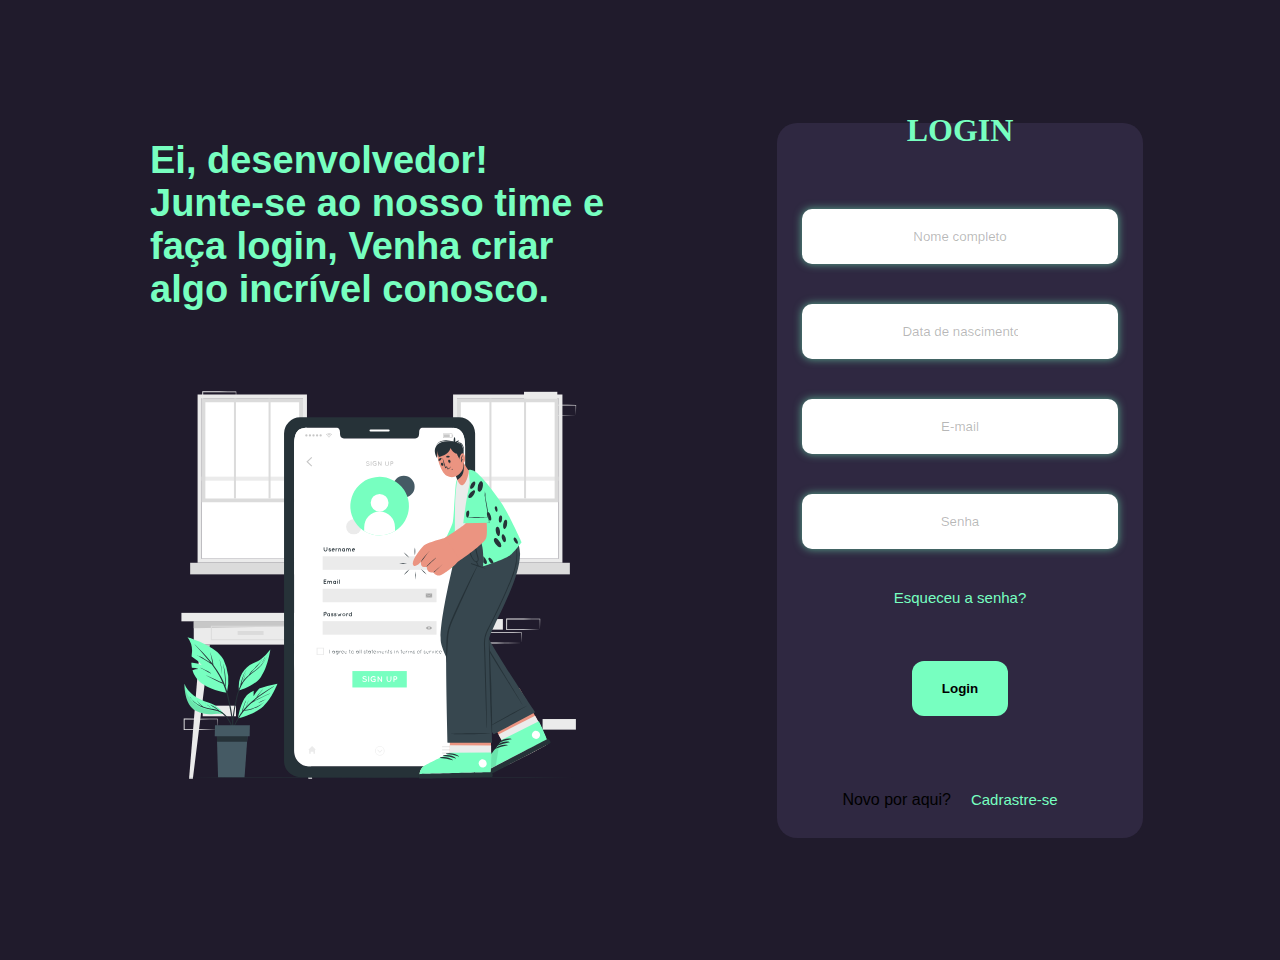
<file: index.html>
<!DOCTYPE html>
<html lang="pt-br">
<head>
    <meta charset="UTF-8">
    <meta name="viewport" content="width=device-width, initial-scale=1.0">
    <link rel="stylesheet" href="stylle.css">
    <title>Login-Devclub</title>
</head>
<body>
    <header>
        <div class="main-login">
            <div class="left-login">
            <h1>Ei, desenvolvedor! Junte-se ao nosso time e faça login, Venha criar algo incrível conosco.</h1>
            <img class="img-login" src="source/image/sign-up-animate.svg" alt="">
            </div>
            <div class="rigth-login">
            <div class="card">
                <h1>LOGIN</h1>
                <div class="text">
                    <input type="text" placeholder="Nome completo">
                    <input type="text" placeholder="Data de nascimento">
                    <input type="text" placeholder="E-mail">
                    <input type="password" placeholder="Senha">
                    <a href="#">Esqueceu a senha?</a>
                     <a href="http://127.0.0.1:5501/index01.html"><button class="btn-login">Login</button></a>
                    <div class="link-login">
                        <p>Novo por aqui?<a href="">Cadrastre-se</a></p>
                    </div>
                </div>
            </div>
        </div>
        </div>
     </header>
</body>
</html>
</file>
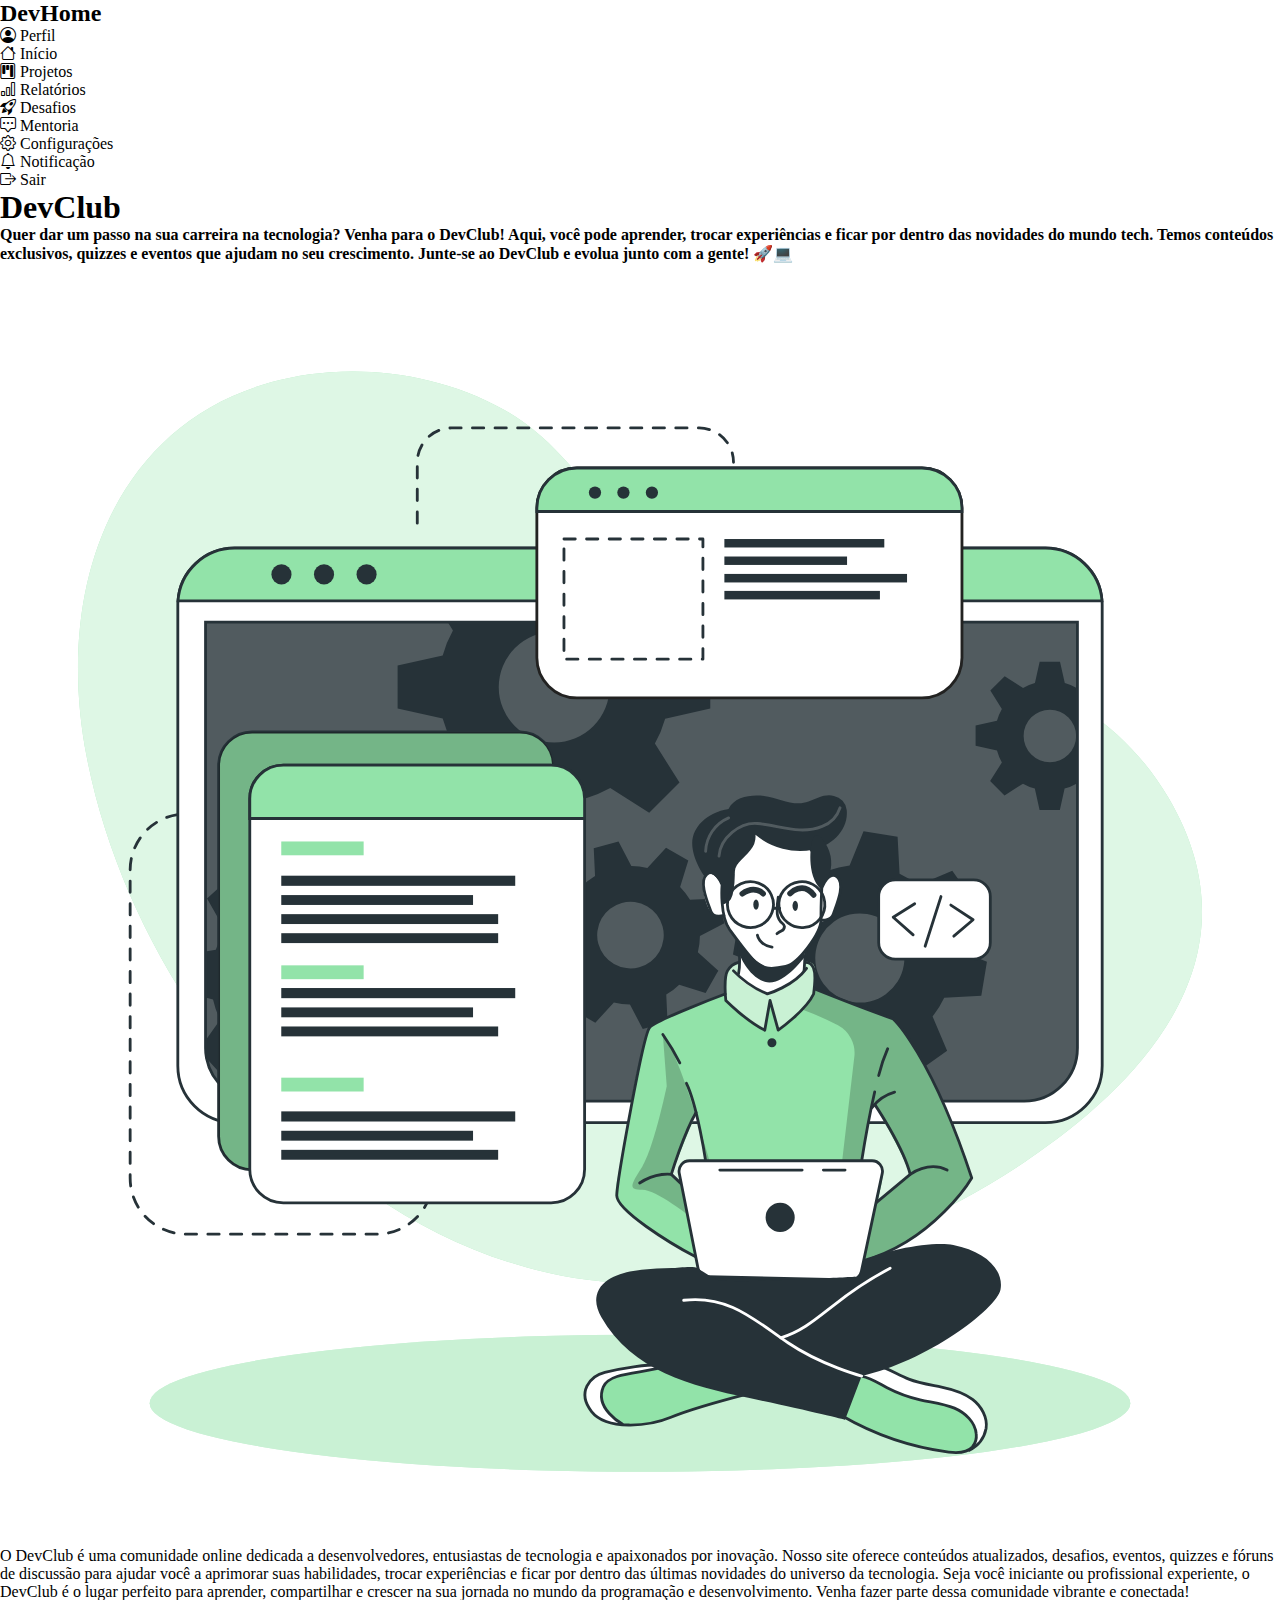
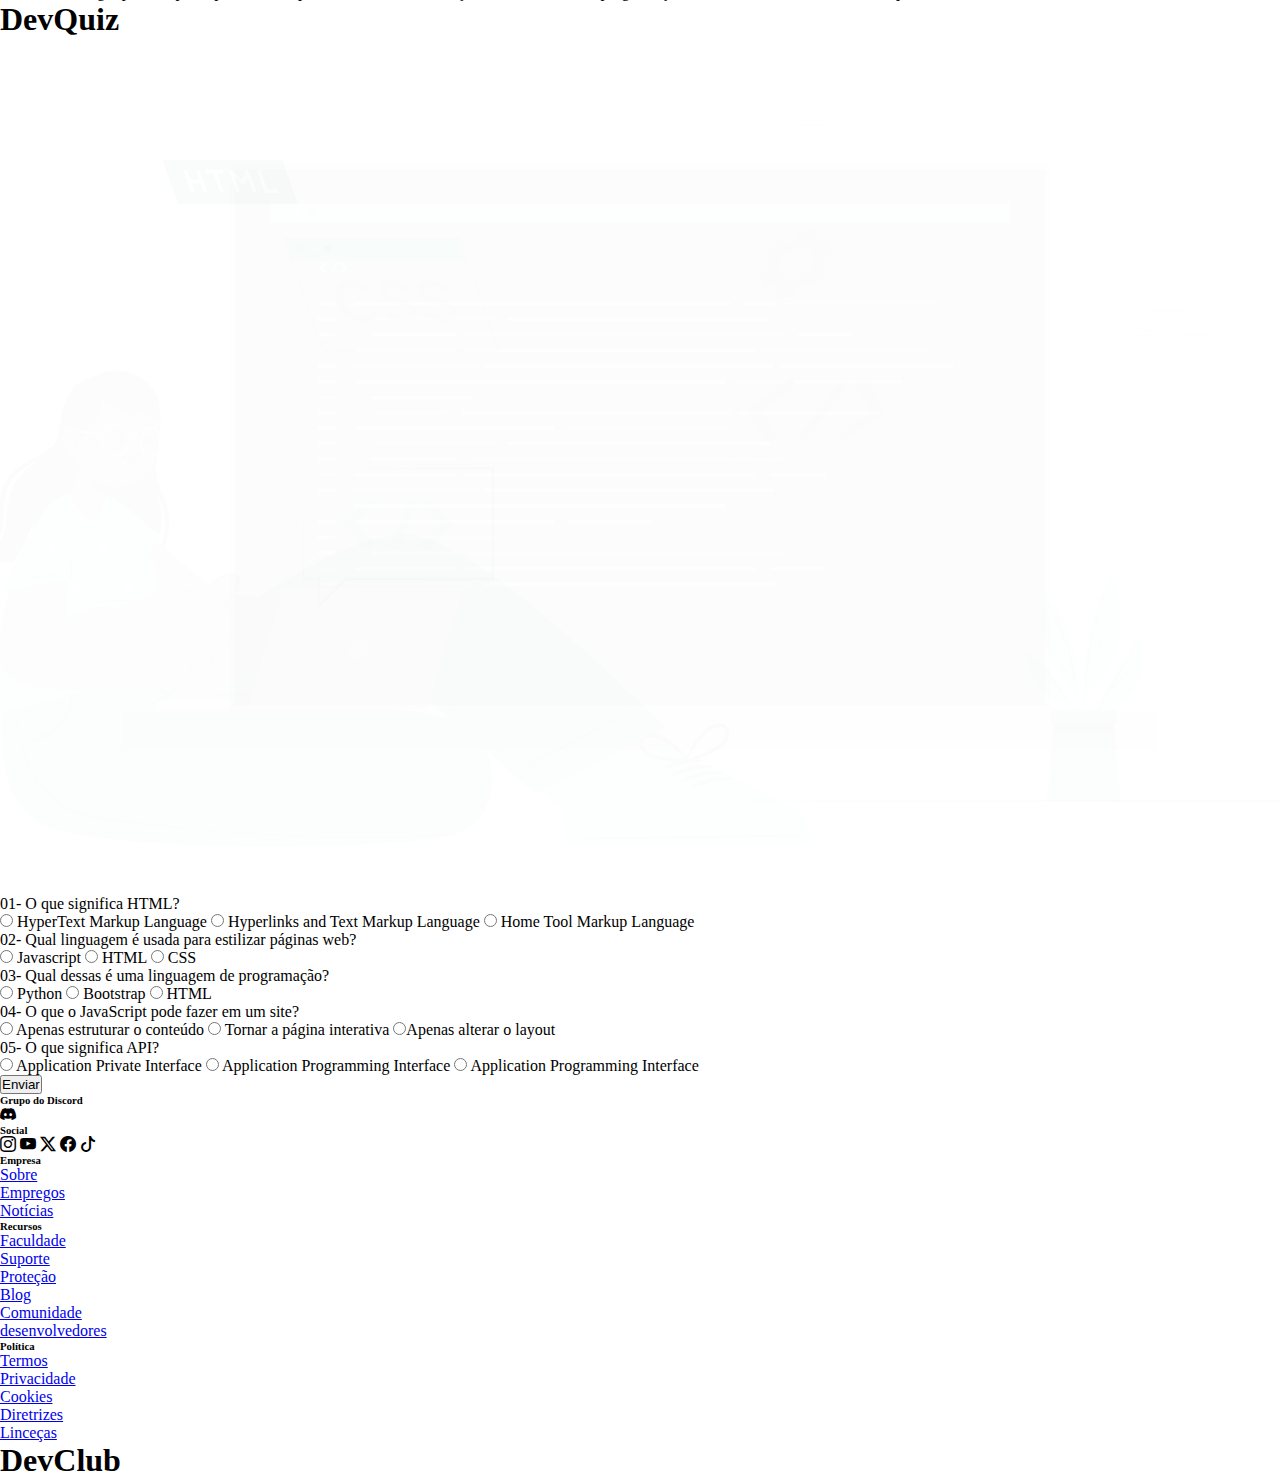
<file: index01.html>
<!DOCTYPE html>
<html lang="pt-br">
<head>
    <meta charset="UTF-8">
    <meta name="viewport" content="width=device-width, initial-scale=1.0">
    <link rel="stylesheet" href="stylle01.css">
    <link rel="stylesheet" href="https://cdn.jsdelivr.net/npm/bootstrap-icons@1.13.1/font/bootstrap-icons.min.css">
    <link rel="website icon" type="icon" href="source/image/program-img.DEV.jpeg">
    <title>Devclub</title>
</head>
<body>
    <header>
        <div class="dash-dev">
            <div class="LadoA">
            <h2><span>Dev</span>Home</h2>
             <ul>
                    <li><i class="bi bi-person-circle"></i> Perfil</li>
                    <li><i class="bi bi-house"></i> Início</li>
                    <li><i class="bi bi-kanban"></i> Projetos</li>
                    <li><i class="bi bi-bar-chart"></i> Relatórios</li>
                    <li><i class="bi bi-rocket-takeoff"></i> Desafios</li>
                    <li><i class="bi bi-chat-square-dots"></i> Mentoria</li>
                    <li><i class="bi bi-gear"></i> Configurações</li>
                    <li><i class="bi bi-bell"></i> Notificação</li>
                    <li><i class="bi bi-box-arrow-right"></i> Sair</li>
            </ul>
        </div>
                <div class="LadoB">
                    <h1><span>Dev</span>Club</h1>
                    <h4>Quer dar um passo na sua carreira na tecnologia? Venha para o DevClub! Aqui, você pode aprender, trocar experiências e ficar por dentro das novidades do mundo tech. Temos conteúdos exclusivos, quizzes e eventos que ajudam no seu crescimento. Junte-se ao DevClub e evolua junto com a gente! 🚀💻</h4>
                    <img src="source/image/developer-activity-animate.svg">
                    <p>O DevClub é uma comunidade online dedicada a desenvolvedores, entusiastas de tecnologia e apaixonados por inovação. Nosso site oferece conteúdos atualizados, desafios, eventos, quizzes e fóruns de discussão para ajudar você a aprimorar suas habilidades, trocar experiências e ficar por dentro das últimas novidades do universo da tecnologia. Seja você iniciante ou profissional experiente, o DevClub é o lugar perfeito para aprender, compartilhar e crescer na sua jornada no mundo da programação e desenvolvimento. Venha fazer parte dessa comunidade vibrante e conectada!</p>
            </div>
        </div>
        </header>
    <main>
        <section>
            <div class="quiz">
                <h1><span>Dev</span>Quiz</h1>
                <img src="source/image/code-typing-animate.svg">
                <div class="form">
                <form>
                    <div class="quiz-form">
                    <p>01- O que significa HTML?</p>
                    <div class="quest">
                    <label><input type="radio" name="q1" value="certo"> HyperText Markup Language</label>
                    <label><input type="radio" name="q1" value="errado"> Hyperlinks and Text Markup Language</label>
                    <label><input type="radio" name="q1" value="errado"> Home Tool Markup Language</label>
                    </div>
                    </div>

                    <div class="quiz-form">
                       <p>02- Qual linguagem é usada para estilizar páginas web?</p>
                       <div class="quest">
                       <label><input type="radio" name="q2" value="errado"> Javascript</label>
                       <label><input type="radio" name="q2" value="errado"> HTML</label>
                       <label><input type="radio" name="q2" value="certo"> CSS</label>
                    </div>
                    </div>

                    <div class="quiz-form">
                        <p>03-  Qual dessas é uma linguagem de programação?</p>
                        <div class="quest">
                        <label><input type="radio" name="q3" value="certo"> Python</label>
                        <label><input type="radio" name="q3" value="errado"> Bootstrap</label>
                        <label><input type="radio" name="q3" value="errado"> HTML</label>
                        </div>
                    </div>

                    <div class="quiz-form">
                        <p>04-  O que o JavaScript pode fazer em um site?</p>
                        <div class="quest">
                        <label><input type="radio" name="q4" value="errado"> Apenas estruturar o conteúdo</label>
                        <label><input type="radio" name="q4" value="certo"> Tornar a página interativa</label>
                        <label><input type="radio" name="q4" value="errado" >Apenas alterar o layout</label>
                        </div>
                    </div>

                    <div class="quiz-form">
                        <p>05- O que significa API?</p>
                        <div class="quest">
                        <label><input type="radio" name="q5" value="errado"> Application Private Interface</label>
                        <label><input type="radio" name="q5" value="errado"> Application Programming Interface</label>
                        <label><input type="radio" name="q5" value="certo"> Application Programming Interface</label>
                        </div>
                    </div>
                    <div class="button">
                    <input type="submit" value="Enviar">
                    </div>
                </form>
            </div>
            </div>
        </section>
        <section>
        <div class="icones">
            <div class="discord">
            <h6>Grupo do Discord </h6>
               <i class="bi bi-discord"></i>
            </div>

             <div class="social">
               <h6>Social</h6>
            <ul>
               <i class="bi bi-instagram"></i>
               <i class="bi bi-youtube"></i>
               <i class="bi bi-twitter-x"></i>
               <i class="bi bi-facebook"></i>
               <i class="bi bi-tiktok"></i>
            </ul>
            </div>

            <div class="rodape">
            <div class="empresa">
            <h6>Empresa</h6>
            <a href="#"><p>Sobre</p></a>
            <a href="#"><p>Empregos</p></a>
            <a href="#"><p>Notícias</p></a>
            </div>

            <div class="recursos">
            <h6>Recursos</h6>
            <a href="#"><p>Faculdade</p></a>
            <a href="#"><p>Suporte</p></a>
            <a href="#"><p>Proteção</p></a>
            <a href="#"><p>Blog</p></a>
            <a href="#"><p>Comunidade</p></a>
            <a href="#"><p>desenvolvedores</p></a>
            </div>

            <div class="politica">
            <h6>Política</h6>
            <a href="#"><p>Termos</p></a>
            <a href="#"><p>Privacidade</p></a>
            <a href="#"><p>Cookies</p></a>
            <a href="#"><p>Diretrizes</p></a>
            <a href="#"><p>Linceças</p></a>
            </div>
        </div>
            </section>
        </main>
        </footer>
        <div class="logo-dev">
            <h1><span>Dev</span>Club</h1>
        </div>
    </footer>
</body>
</html>
</file>
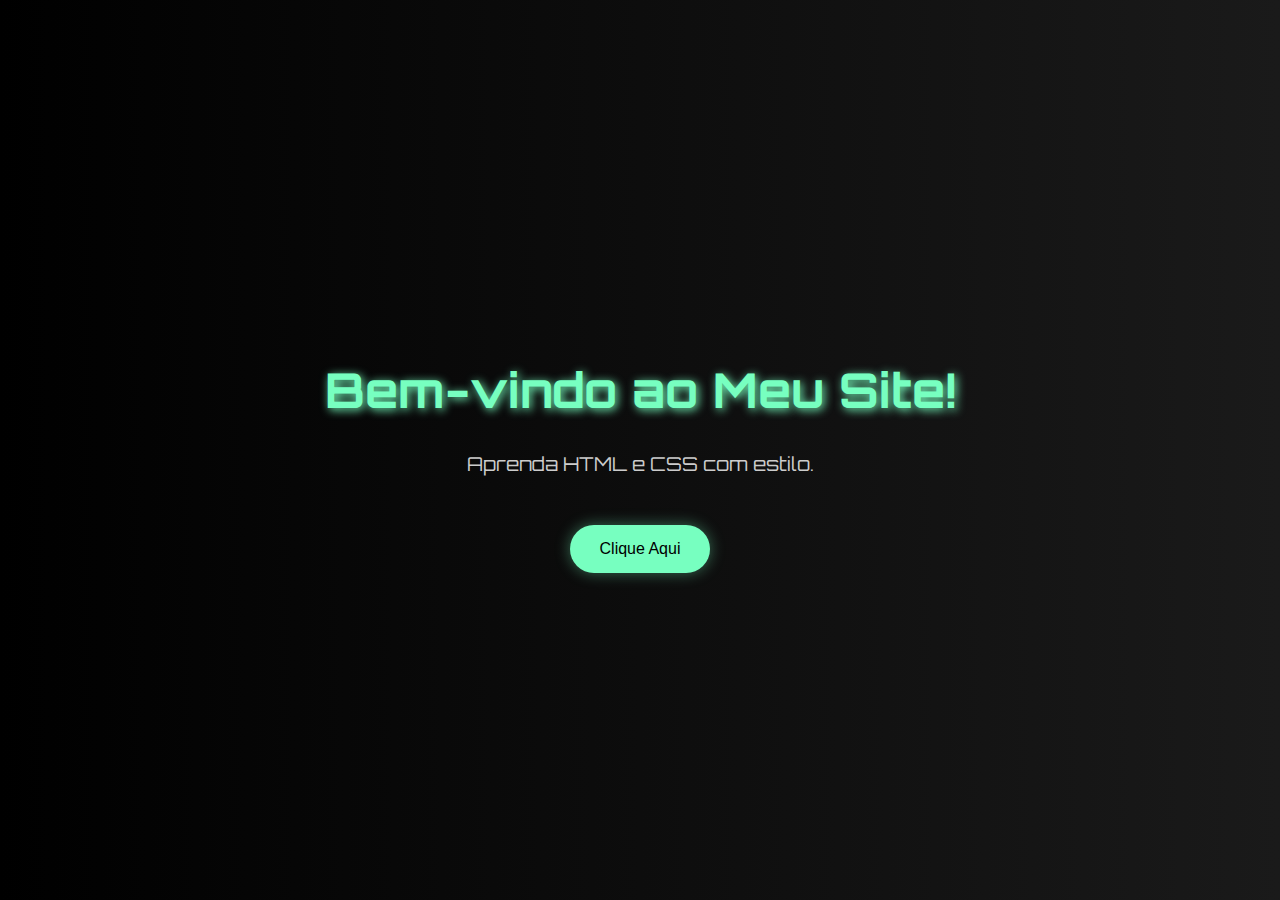
<file: teste.html>
<!DOCTYPE html>
<html lang="pt-br">
<head>
  <meta charset="UTF-8">
  <meta name="viewport" content="width=device-width, initial-scale=1.0">
  <title>Meu Site Decorado</title>
  <link rel="stylesheet" href="teste.css">
</head>
<body>
  <header>
    <h1>Bem-vindo ao Meu Site!</h1>
    <p>Aprenda HTML e CSS com estilo.</p>
  </header>

  <main>
    <button class="botao">Clique Aqui</button>
  </main>
</body>
</html>
</file>
<file: stylle.css>
*{
   margin: 0;
   padding: 20px 20px;
   box-sizing: content-box;
}

body{
    margin: 0;
    background-color: #201b2c ;
}
.main-login{
    width: 100%;
    height: 100%;
    display: flex;
    justify-content: center;
    align-items: center;
}
.left-login{
    width: 500px;
    height: 500px;
    display: flex;
    justify-content: center;
    align-items: center;
    flex-direction: column;
    padding: 50px;
}
.left-login > h1{
    color: #77ffc0;
    font-size: 38px;
    font-family: Arial, Helvetica, sans-serif;
}
.rigth-login{
    width: 600px;
    height: 700px;
    display: flex;
    justify-content: center;
    align-items: center;
    padding: 50px;
}
.card{
    width: 60%;
    height: 95%;
    display: flex;
    justify-content: center;
    align-items: center;
    flex-direction: column;
    padding: 25px 45px;
    background-color: #2f2841;
    border-radius: 20px;
}
.rigth-login h1{
    color: #77ffc0;
    font-weight: 800;
}

.text ::placeholder{
    text-align: center;
    color: rgba(0, 0, 0, 0.281);;
}


.text{
    display: flex;
    flex-direction: column;
    align-items: center;
    justify-content: center;
}

.text > input{
    width: 100%;
    border: none;
    border-radius: 10px;
    padding: 10px;
    outline: none;
    box-sizing: border-box;
    box-shadow: 0 0 8px #77ffc09f;
}
.text input{
    text-align: center;
    display: flex;
    justify-content: center;
    padding: 20px 100px;
    margin: 20px;
}
.btn-login{
    margin: 15px;
    display: flex;
    padding: 20px 30px;
    background-color: #77ffc0;
    border-radius: 12px;
    border: none;
    font-weight: 700;
    cursor: pointer;
}

.btn-login:hover{
     box-shadow: 0 0 8px #77ffc0c2;
     transform: scale(1.05);
}
.left-login .img-login{
    width: 470px;
    height: 470px ;
}
a{
    color: #77ffc0;
    text-decoration: none;
    font-size: 15px;
    padding-top: 20px;
    font-family: Arial, Helvetica, sans-serif;
    justify-content: flex-start;
}
p{
    color: black;
}
.link-login{
    display: flex;
    justify-content: center;
    text-align: center;
    white-space: nowrap;
    font-family: Arial, Helvetica, sans-serif
}

@media screen and (max-width:1000px){
 .main-login{
    align-items: center;
    justify-content: center;
    flex-direction: column;
    width: 52vh;
    height: 1500px;
 }
 .left-login{
    width:500px ;
    height:550px;
    padding: 50px ;
 }
 .left-login h1{
    padding: 20px;
    margin: 10px;
 }
 .left-login img{
   width: 450px;
   height: 450px;
   padding: 50px;
 }
 .rigth-login{
   width: 550px;
   height: 700px; 
   padding: 100px;
 }
 .rigth-login h1{
    font-size: 42px;
    padding: 20px;
 }
 .text a{
    font-size: 18px;
 }

 .btn-login{
    padding: 20px 50px;
    font-size: 15px;
 }
 .link-login p{
    font-size: 18px;
 }
 .text a{
    font-size: 18px;
 }

}
</file>
<file: stylle01.css>
*{
    margin: 0;
    padding: 0;
    box-sizing: border-box;
}
</file>
<file: teste.css>
/* Fonte personalizada do Google Fonts */
@import url('https://fonts.googleapis.com/css2?family=Orbitron&display=swap');

/* Estilo geral */
body {
  margin: 0;
  font-family: 'Orbitron', sans-serif;
  background: linear-gradient(to right, #000000, #1a1a1a);
  color: #77ffc0;
  display: flex;
  flex-direction: column;
  align-items: center;
  justify-content: center;
  height: 100vh;
}

/* Cabeçalho com efeito de sombra */
header {
  text-align: center;
  margin-bottom: 30px;
  animation: fadeIn 2s ease-in-out;
}

h1 {
  font-size: 3rem;
  text-shadow: 2px 2px 10px #77ffc0;
}

p {
  font-size: 1.2rem;
  color: #cccccc;
}

/* Botão estilizado com efeito hover e transição */
.botao {
  background-color: #77ffc0;
  color: #000;
  border: none;
  padding: 15px 30px;
  font-size: 1rem;
  border-radius: 30px;
  cursor: pointer;
  transition: transform 0.3s ease, background-color 0.3s ease;
  box-shadow: 0 0 15px #77ffc066;
}

.botao:hover {
  background-color: #44cc99;
  transform: scale(1.1);
}

/* Animação de entrada */
@keyframes fadeIn {
  from {
    opacity: 0;
    transform: translateY(-20px);
  }
  to {
    opacity: 1;
    transform: translateY(0);
  }
}
</file>
